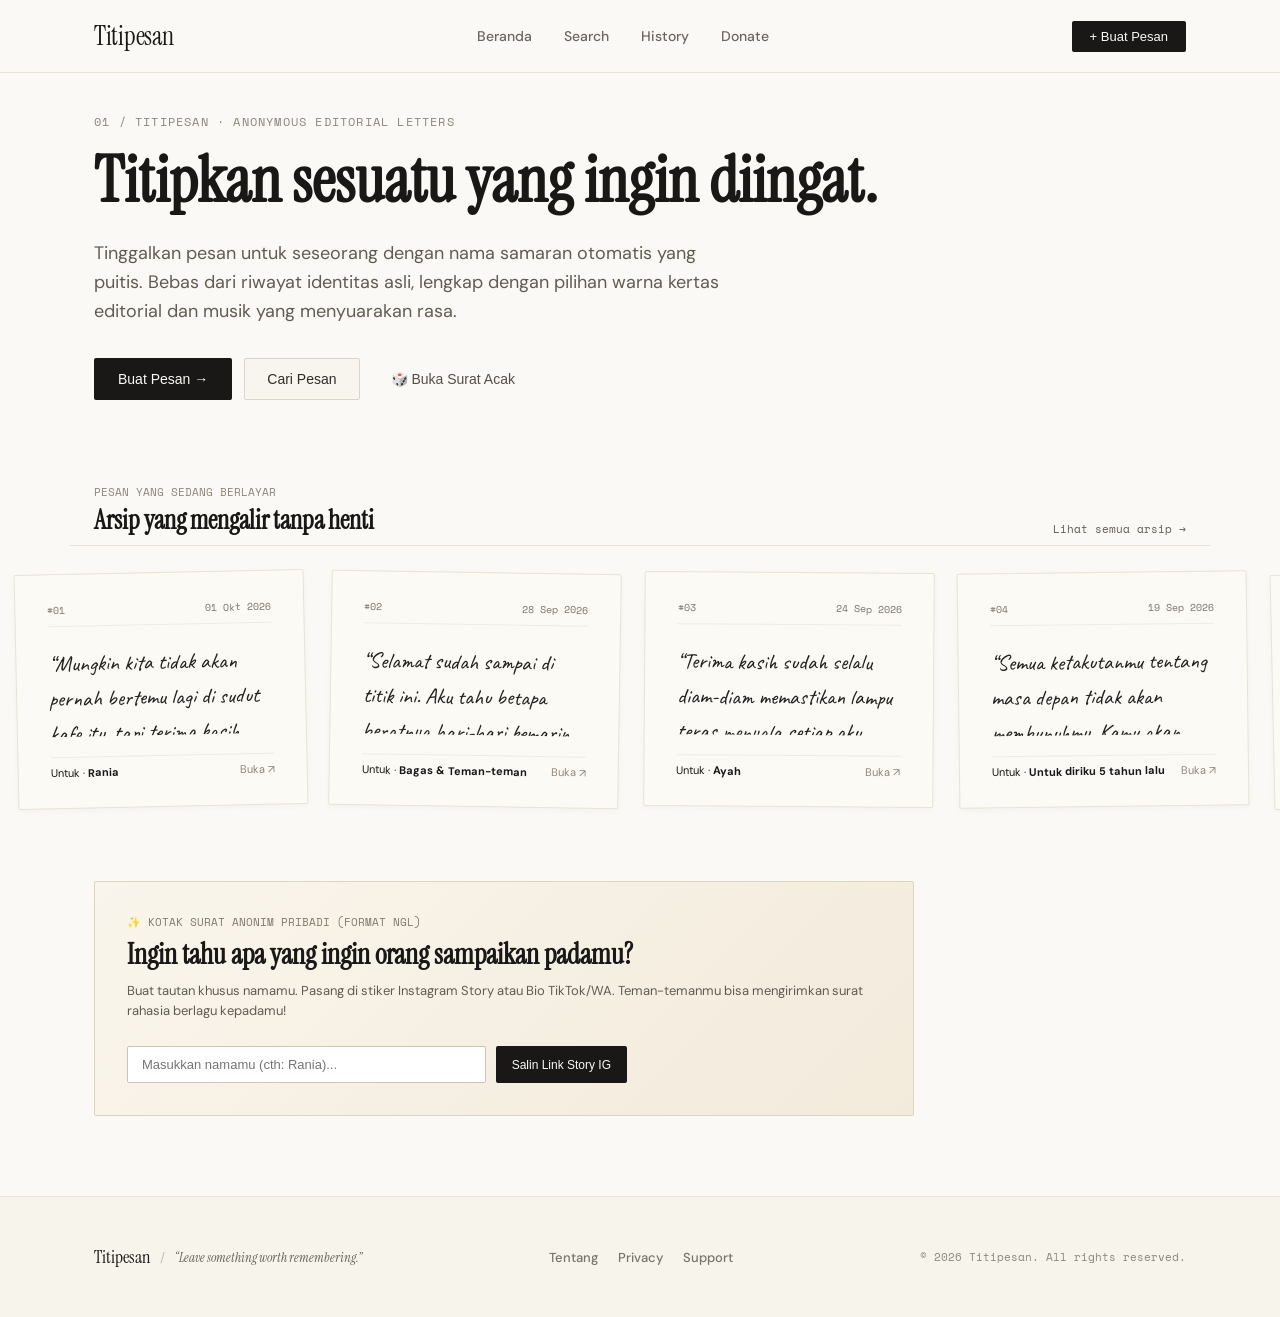
<file: titipesan.html>
<!DOCTYPE html>
<html lang="id">
<head>
  <meta charset="UTF-8">
  <meta name="viewport" content="width=device-width, initial-scale=1.0, maximum-scale=5.0">
  <title>Titipesan — Leave something worth remembering.</title>
  <meta name="description" content="Platform editorial untuk menitipkan pesan anonim yang personal, elegan, dan bermakna. Leave something worth remembering.">
  <meta property="og:title" content="Titipesan — Leave something worth remembering.">
  <meta property="og:description" content="Platform editorial untuk menitipkan pesan anonim yang personal, elegan, dan bermakna. Leave something worth remembering.">
  <meta property="og:type" content="website">

  <!-- Google Fonts -->
  <link rel="preconnect" href="https://fonts.googleapis.com">
  <link rel="preconnect" href="https://fonts.gstatic.com" crossorigin>
  <link href="https://fonts.googleapis.com/css2?family=Caveat:wght@400;500;600;700&family=DM+Sans:ital,opsz,wght@0,9..40,300..700;1,9..40,300..700&family=Instrument+Serif:ital@0;1&family=Space+Mono:ital,wght@0,400;0,700;1,400&display=swap" rel="stylesheet">

  <style>
    :root {
      --font-sans: 'DM Sans', -apple-system, BlinkMacSystemFont, 'Segoe UI', Roboto, sans-serif;
      --font-serif: 'Instrument Serif', Georgia, serif;
      --font-mono: 'Space Mono', monospace;
      --font-handwriting: 'Caveat', cursive, serif;

      --bg-page: #FBF9F5;
      --color-ink: #191817;
      --color-ink-muted: #6B665E;
      --color-border: #EAE4D8;
      --color-paper-warm: #FCFAF4;
      --color-paper-warm-border: #EAE3D5;
    }

    * {
      box-sizing: border-box;
      -webkit-tap-highlight-color: transparent;
      margin: 0;
      padding: 0;
    }

    html, body {
      background-color: var(--bg-page);
      color: var(--color-ink);
      font-family: var(--font-sans);
      overflow-x: hidden;
      min-height: 100vh;
      display: flex;
      flex-direction: column;
      -webkit-font-smoothing: antialiased;
    }

    button:focus-visible,
    input:focus-visible,
    textarea:focus-visible,
    a:focus-visible {
      outline: 2px solid #191817;
      outline-offset: 3px;
    }

    /* Typography */
    .font-editorial { font-family: var(--font-serif); }
    .font-ui { font-family: var(--font-sans); }
    .font-meta { font-family: var(--font-mono); }
    .font-handwritten { font-family: var(--font-handwriting); }

    /* Layout */
    .container {
      max-width: 1140px;
      margin: 0 auto;
      padding: 0 1.5rem;
      width: 100%;
    }

    /* Header */
    header {
      position: sticky;
      top: 0;
      z-index: 30;
      background: rgba(251, 249, 245, 0.92);
      backdrop-filter: blur(8px);
      -webkit-backdrop-filter: blur(8px);
      border-bottom: 1px solid var(--color-border);
    }
    .header-inner {
      height: 72px;
      display: flex;
      align-items: center;
      justify-content: space-between;
    }
    .brand {
      font-family: var(--font-serif);
      font-size: 26px;
      font-weight: 500;
      color: var(--color-ink);
      text-decoration: none;
      letter-spacing: -0.01em;
      cursor: pointer;
    }
    .nav-links {
      display: flex;
      align-items: center;
      gap: 2rem;
      font-size: 14px;
      font-weight: 500;
      color: var(--color-ink-muted);
    }
    .nav-link {
      cursor: pointer;
      padding: 4px 0;
      position: relative;
      text-decoration: none;
      color: inherit;
      transition: color 0.15s ease;
    }
    .nav-link:hover, .nav-link.active {
      color: var(--color-ink);
    }
    .nav-link.active::after {
      content: '';
      position: absolute;
      bottom: 0;
      left: 0;
      right: 0;
      height: 1.5px;
      background: var(--color-ink);
    }

    .btn-create {
      display: inline-flex;
      align-items: center;
      gap: 6px;
      padding: 8px 18px;
      background: var(--color-ink);
      color: #FBF9F5;
      font-size: 13px;
      font-weight: 500;
      border: none;
      border-radius: 2px;
      cursor: pointer;
      text-decoration: none;
      transition: background 0.15s ease, transform 0.1s ease;
    }
    .btn-create:hover {
      background: #34302C;
    }
    .btn-create:active {
      transform: scale(0.98);
    }

    /* Mobile Nav */
    .mobile-menu-btn {
      display: none;
      background: transparent;
      border: none;
      font-size: 20px;
      cursor: pointer;
      padding: 6px;
      color: var(--color-ink);
    }
    .mobile-drawer {
      display: none;
      padding: 1.25rem 1.5rem;
      background: #FAF6EE;
      border-bottom: 1px solid var(--color-border);
      flex-direction: column;
      gap: 1rem;
    }
    .mobile-drawer.open {
      display: flex;
    }

    /* Paper Grid & Rotation */
    .paper-grid {
      display: grid;
      grid-template-columns: repeat(2, 1fr);
      gap: 2.5rem;
    }
    .paper-card {
      position: relative;
      display: flex;
      flex-direction: column;
      justify-content: space-between;
      padding: 1.75rem 2rem;
      border-radius: 2px;
      border: 1px solid #EAE3D5;
      background: #FCFAF4;
      cursor: pointer;
      box-shadow: 0 2px 6px rgba(25, 24, 23, 0.03);
      transition: transform 0.22s cubic-bezier(0.16, 1, 0.3, 1), box-shadow 0.22s cubic-bezier(0.16, 1, 0.3, 1);
      user-select: none;
      text-decoration: none;
      color: inherit;
    }
    .paper-item:nth-child(4n+1) { transform: rotate(-1.25deg); }
    .paper-item:nth-child(4n+2) { transform: rotate(0.9deg); }
    .paper-item:nth-child(4n+3) { transform: rotate(0.45deg); }
    .paper-item:nth-child(4n)   { transform: rotate(-0.7deg); }

    .paper-card:hover {
      transform: translateY(-4px) rotate(0deg) !important;
      box-shadow: 0 16px 32px -8px rgba(25, 24, 23, 0.08), 0 4px 8px -2px rgba(25, 24, 23, 0.04);
    }

    .paper-quote {
      font-family: var(--font-handwriting);
      font-size: 26px;
      line-height: 1.6;
      color: #23211F;
      margin: 1.25rem 0;
      overflow-wrap: anywhere;
      word-break: break-word;
    }

    /* Modal Backdrop */
    .modal-overlay {
      position: fixed;
      inset: 0;
      z-index: 50;
      background: rgba(0, 0, 0, 0.65);
      backdrop-filter: blur(8px);
      -webkit-backdrop-filter: blur(8px);
      display: none;
      align-items: center;
      justify-content: center;
      padding: 1rem;
    }
    .modal-overlay.active {
      display: flex;
    }

    .modal-box {
      width: 100%;
      max-width: 680px;
      max-height: 90vh;
      background: #FCFAF4;
      border: 1px solid #EAE3D5;
      border-radius: 2px;
      box-shadow: 0 25px 50px -12px rgba(0, 0, 0, 0.25);
      overflow-y: auto;
      display: flex;
      flex-direction: column;
    }

    /* Bottom Sheet */
    .sheet-overlay {
      position: fixed;
      inset: 0;
      z-index: 60;
      background: rgba(0, 0, 0, 0.45);
      backdrop-filter: blur(3px);
      display: none;
      align-items: flex-end;
      justify-content: center;
    }
    .sheet-overlay.active {
      display: flex;
    }
    .sheet-box {
      width: 100%;
      max-width: 600px;
      background: #FCFAF5;
      border-top: 1px solid #E0D9CB;
      border-left: 1px solid #E0D9CB;
      border-right: 1px solid #E0D9CB;
      border-radius: 16px 16px 0 0;
      padding: 1.75rem 2rem 2.5rem;
      box-shadow: 0 -10px 40px rgba(0,0,0,0.12);
      transform: translateY(100%);
      transition: transform 0.25s cubic-bezier(0.16, 1, 0.3, 1);
    }
    .sheet-overlay.active .sheet-box {
      transform: translateY(0);
    }

    /* Toast */
    .toast {
      position: fixed;
      bottom: 24px;
      left: 50%;
      transform: translateX(-50%) translateY(20px);
      background: #191817;
      color: #FAF8F5;
      font-size: 13px;
      font-weight: 500;
      padding: 10px 20px;
      border-radius: 2px;
      box-shadow: 0 10px 25px rgba(0, 0, 0, 0.2);
      z-index: 70;
      opacity: 0;
      pointer-events: none;
      transition: all 0.2s cubic-bezier(0.16, 1, 0.3, 1);
    }
    .toast.active {
      opacity: 1;
      transform: translateX(-50%) translateY(0);
      pointer-events: auto;
    }

    /* Footer */
    footer {
      margin-top: auto;
      border-top: 1px solid var(--color-border);
      background: #F7F4EC;
      color: #78736B;
      padding: 3rem 0;
      font-size: 13px;
    }
    .footer-inner {
      display: flex;
      flex-wrap: wrap;
      align-items: center;
      justify-content: space-between;
      gap: 1.5rem;
    }

    /* Responsive */
    @media (max-width: 768px) {
      .nav-links { display: none; }
      .mobile-menu-btn { display: block; }
      .paper-grid { grid-template-columns: 1fr; gap: 2rem; }
      .hero-title { font-size: 40px !important; }
      .create-grid { grid-template-columns: 1fr !important; }
    }

    @media (prefers-reduced-motion: reduce) {
      .paper-item, .paper-card, .paper-card:hover {
        transform: none !important;
        transition: none !important;
      }
      .sheet-box { transition: none !important; }
    }
  </style>
</head>
<body>

  <!-- Header -->
  <header>
    <div class="container header-inner">
      <div class="brand" onclick="navigateTo('/')" role="button" tabindex="0">Titipesan</div>

      <nav class="nav-links">
        <a class="nav-link" data-route="/" onclick="navigateTo('/')">Beranda</a>
        <a class="nav-link" data-route="/search" onclick="navigateTo('/search')">Search</a>
        <a class="nav-link" data-route="/history" onclick="navigateTo('/history')">History</a>
        <a class="nav-link" data-route="/donate" onclick="navigateTo('/donate')">Donate</a>
      </nav>

      <div style="display: flex; align-items: center; gap: 12px;">
        <button class="btn-create" onclick="navigateTo('/create')">
          <span>+ Buat Pesan</span>
        </button>
        <button class="mobile-menu-btn" onclick="toggleMobileMenu()" aria-label="Menu">☰</button>
      </div>
    </div>

    <!-- Mobile Drawer -->
    <div id="mobile-drawer" class="mobile-drawer">
      <a class="nav-link" onclick="navigateTo('/'); toggleMobileMenu();">Beranda</a>
      <a class="nav-link" onclick="navigateTo('/search'); toggleMobileMenu();">Search</a>
      <a class="nav-link" onclick="navigateTo('/history'); toggleMobileMenu();">History</a>
      <a class="nav-link" onclick="navigateTo('/donate'); toggleMobileMenu();">Donate</a>
    </div>
  </header>

  <!-- Main View Container -->
  <main id="app-view" style="flex: 1; padding: 2.5rem 0 5rem;"></main>

  <!-- Footer -->
  <footer>
    <div class="container footer-inner">
      <div style="display: flex; align-items: center; gap: 10px;">
        <span style="font-family: var(--font-serif); font-size: 18px; color: #191817;">Titipesan</span>
        <span style="color: #C4BEB2;">/</span>
        <span style="font-family: var(--font-serif); font-style: italic; color: #635F57;">“Leave something worth remembering.”</span>
      </div>

      <div style="display: flex; gap: 20px; font-weight: 500;">
        <a style="cursor: pointer; color: inherit; text-decoration: none;" onclick="navigateTo('/about')">Tentang</a>
        <a style="cursor: pointer; color: inherit; text-decoration: none;" onclick="navigateTo('/privacy')">Privacy</a>
        <a style="cursor: pointer; color: inherit; text-decoration: none;" onclick="navigateTo('/support')">Support</a>
      </div>

      <div style="font-family: var(--font-mono); font-size: 11px; color: #8C877E;">
        © 2026 Titipesan. All rights reserved.
      </div>
    </div>
  </footer>

  <!-- Fullscreen Message Detail Modal -->
  <div id="detail-modal" class="modal-overlay" onclick="closeModal()">
    <div id="modal-box" class="modal-box" onclick="event.stopPropagation()">
      <div style="display: flex; justify-content: space-between; align-items: center; padding: 1rem 1.75rem; border-bottom: 1px solid rgba(25,24,23,0.08); background: rgba(25,24,23,0.02);">
        <span style="font-family: var(--font-mono); font-size: 11px; text-transform: uppercase; color: #69645C; letter-spacing: 0.05em;">Pesan yang dititipkan</span>
        <button onclick="closeModal()" style="background: none; border: none; font-size: 20px; cursor: pointer; color: #59544C; padding: 2px 6px;">✕</button>
      </div>

      <div style="padding: 2rem 2.25rem; flex: 1;" id="modal-content">
        <!-- Content injected dynamically -->
      </div>

      <div style="padding: 1rem 2.25rem; background: rgba(25,24,23,0.02); border-top: 1px solid rgba(25,24,23,0.08); display: flex; justify-content: space-between; align-items: center;" id="modal-actions">
        <!-- Actions injected dynamically -->
      </div>
    </div>
  </div>

  <!-- Copy Link Bottom Sheet -->
  <div id="copy-sheet" class="sheet-overlay" onclick="closeCopySheet()">
    <div class="sheet-box" onclick="event.stopPropagation()">
      <div style="width: 40px; height: 4px; background: #D1C9BC; border-radius: 99px; margin: 0 auto 1.25rem;"></div>
      <div style="display: flex; justify-content: space-between; align-items: center; margin-bottom: 0.5rem;">
        <h3 style="font-family: var(--font-serif); font-size: 26px; color: #191817;">Salin tautan.</h3>
        <button onclick="closeCopySheet()" style="background: none; border: none; font-size: 18px; cursor: pointer; color: #78736B;">✕</button>
      </div>
      <p style="font-size: 13.5px; color: #69645C; margin-bottom: 1.25rem;">
        Bagikan pesan ini tanpa perlu menjelaskan siapa pengirimnya.
      </p>
      <div style="margin-bottom: 1.5rem; padding: 10px 14px; background: #F2EDE2; border: 1px solid #DDD5C5; border-radius: 2px;">
        <input id="sheet-url-input" type="text" readonly style="width: 100%; background: none; border: none; outline: none; font-family: var(--font-mono); font-size: 12px; color: #2D2A26;" onfocus="this.select()">
      </div>
      <div style="display: flex; justify-content: flex-end; gap: 12px;">
        <button onclick="closeCopySheet()" style="padding: 8px 16px; background: none; border: none; font-size: 13px; color: #69645C; cursor: pointer;">Batal</button>
        <button onclick="executeCopyFromSheet()" style="padding: 9px 20px; background: #191817; color: #FBF9F5; border: none; font-size: 13px; font-weight: 500; border-radius: 2px; cursor: pointer;">Salin tautan</button>
      </div>
    </div>
  </div>

  <!-- Toast -->
  <div id="toast" class="toast">Tautan berhasil disalin.</div>

  <script>
    // --- Security Helpers ---
    function escapeHtml(str) {
      if (!str) return '';
      return String(str)
        .replace(/&/g, '&amp;')
        .replace(/</g, '&lt;')
        .replace(/>/g, '&gt;')
        .replace(/"/g, '&quot;')
        .replace(/'/g, '&#39;');
    }
    function escapeAttr(str) {
      if (!str) return '';
      return String(str)
        .replace(/&/g, '&amp;')
        .replace(/"/g, '&quot;')
        .replace(/'/g, '&#39;')
        .replace(/</g, '&lt;')
        .replace(/>/g, '&gt;');
    }

    // --- Audio Manager ---
    let globalAudio = null;
    let currentPreviewUrl = null;
    let isAudioPlaying = false;

    function playPreview(url) {
      if (!url) return;
      if (globalAudio && currentPreviewUrl === url) {
        if (isAudioPlaying) {
          globalAudio.pause();
          isAudioPlaying = false;
        } else {
          globalAudio.play().then(() => { isAudioPlaying = true; updateAudioUI(); }).catch(() => {});
        }
        updateAudioUI();
        return;
      }
      stopPreview();
      currentPreviewUrl = url;
      globalAudio = new Audio(url);
      globalAudio.addEventListener('ended', () => {
        isAudioPlaying = false;
        updateAudioUI();
      });
      globalAudio.addEventListener('error', () => {
        isAudioPlaying = false;
        updateAudioUI();
      });
      globalAudio.play().then(() => {
        isAudioPlaying = true;
        updateAudioUI();
      }).catch((e) => {
        console.warn('Autoplay prevented:', e);
        isAudioPlaying = false;
        updateAudioUI();
      });
    }

    function stopPreview() {
      if (globalAudio) {
        globalAudio.pause();
        globalAudio.currentTime = 0;
        globalAudio = null;
      }
      currentPreviewUrl = null;
      isAudioPlaying = false;
      updateAudioUI();
    }

    function updateAudioUI() {
      const btns = document.querySelectorAll('[data-audio-url]');
      btns.forEach(btn => {
        const u = btn.getAttribute('data-audio-url');
        if (u === currentPreviewUrl && isAudioPlaying) {
          btn.innerHTML = '⏸ Jeda';
        } else {
          btn.innerHTML = '▶ Putar';
        }
      });
    }

    // --- Color Palettes ---
    const PAPERS = [
      { id: 'Warm Paper', name: 'Warm Paper', bg: '#FCFAF4', border: '#EAE3D5' },
      { id: 'Soft Pink', name: 'Soft Pink', bg: '#FAF1F1', border: '#EEDCDC' },
      { id: 'Pale Blue', name: 'Pale Blue', bg: '#F1F5F8', border: '#DCE4ED' },
      { id: 'Cream', name: 'Cream', bg: '#FDF8EC', border: '#EFE3CA' },
      { id: 'Lavender', name: 'Lavender', bg: '#F5F1F8', border: '#E4DFEC' },
      { id: 'Sage', name: 'Sage', bg: '#F1F6F3', border: '#DDE7E0' },
      { id: 'Sand', name: 'Sand', bg: '#F7F3EB', border: '#E8DFD1' }
    ];

    function getPaperColor(id) {
      return PAPERS.find(p => p.id === id) || PAPERS[0];
    }

    // --- Alias System ---
    const ADJECTIVES = ['Quiet', 'Gentle', 'Silent', 'Distant', 'Serene', 'Amber', 'Velvet', 'Autumn', 'Midnight', 'Whispering', 'Solitary', 'Golden', 'Muted', 'Wandering', 'Tender', 'Pensive', 'Humble'];
    const NOUNS = ['Moon', 'River', 'Breeze', 'Letter', 'Shadow', 'Orchid', 'Horizon', 'Lantern', 'Memory', 'Echo', 'Petal', 'Shore', 'Dawn', 'Dusk', 'Clover', 'Sparrow', 'Rain', 'Starlight'];

    function getBrowserAlias() {
      let stored = localStorage.getItem('titipesan_alias');
      if (stored && stored.trim() !== '') return stored.trim();
      const adj = ADJECTIVES[Math.floor(Math.random() * ADJECTIVES.length)];
      const n = NOUNS[Math.floor(Math.random() * NOUNS.length)];
      const num = Math.floor(100000 + Math.random() * 900000);
      const created = adj + n + num;
      localStorage.setItem('titipesan_alias', created);
      return created;
    }

    // --- Storage & Seed Data ---
    const SEED_DATA = [
      {
        id: 'tp-seed-01',
        to: 'Rania',
        message: 'Mungkin kita tidak akan pernah bertemu lagi di sudut kafe itu, tapi terima kasih untuk obrolan sore di bawah hujan yang tidak pernah selesai. Semoga kotamu selalu ramah padamu.',
        color: 'Warm Paper',
        from: 'QuietMoon482913',
        date: '01 Okt 2026',
        createdAt: 1790800000000,
        song: {
          trackName: 'Monokrom',
          artistName: 'Tulus',
          artworkUrl100: 'https://is1-ssl.mzstatic.com/image/thumb/Music125/v4/bf/f9/ba/bff9ba59-7157-195b-aaee-4cb788ecab17/cover.jpg/200x200bb.jpg',
          previewUrl: 'https://audio-ssl.itunes.apple.com/itunes-assets/AudioPreview116/v4/4a/c3/81/4ac38150-fe98-8ec1-3d77-ffcbe9e034ca/mzaf_10300624867493863486.plus.aac.p.m4a'
        }
      },
      {
        id: 'tp-seed-02',
        to: 'Bagas & Teman-teman',
        message: 'Selamat sudah sampai di titik ini. Aku tahu betapa beratnya hari-hari kemarin. Bangga melihatmu melangkah sejauh ini meski tanpa tepuk tangan orang lain.',
        color: 'Sage',
        from: 'SilentRiver839201',
        date: '28 Sep 2026',
        createdAt: 1790500000000,
        song: {
          trackName: 'Rehat',
          artistName: 'Kunto Aji',
          artworkUrl100: 'https://is1-ssl.mzstatic.com/image/thumb/Music115/v4/b8/df/65/b8df6581-fe42-2d17-91f8-08ca1b9ff692/cover.jpg/200x200bb.jpg',
          previewUrl: 'https://audio-ssl.itunes.apple.com/itunes-assets/AudioPreview126/v4/7e/c9/28/7ec928f2-53b6-ae3a-4efb-fbcf3bf131bc/mzaf_16886369165215777610.plus.aac.p.m4a'
        }
      },
      {
        id: 'tp-seed-03',
        to: 'Ayah',
        message: 'Terima kasih sudah selalu diam-diam memastikan lampu teras menyala setiap aku pulang larut. Maaf aku jarang mengatakannya langsung.',
        color: 'Cream',
        from: 'AmberLantern102944',
        date: '24 Sep 2026',
        createdAt: 1790200000000,
        song: {
          trackName: 'Yang Patah Tumbuh, Yang Hilang Berganti',
          artistName: 'Banda Neira',
          artworkUrl100: 'https://is1-ssl.mzstatic.com/image/thumb/Music69/v4/5a/8a/a0/5a8aa0ec-c49b-7300-804b-3d607df2f5ee/cover.jpg/200x200bb.jpg',
          previewUrl: 'https://audio-ssl.itunes.apple.com/itunes-assets/AudioPreview115/v4/21/df/b6/21dfb689-53e3-7ce6-a7ee-0017bfb428d0/mzaf_6563606625841641320.plus.aac.p.m4a'
        }
      },
      {
        id: 'tp-seed-04',
        to: 'Untuk diriku 5 tahun lalu',
        message: 'Semua ketakutanmu tentang masa depan tidak akan membunuhmu. Kamu akan belajar tertawa lagi, dan kamu akan menemukan hal-hal yang membuatmu ingin bangun esok pagi.',
        color: 'Lavender',
        from: 'GentleDawn592817',
        date: '19 Sep 2026',
        createdAt: 1789800000000,
        song: {
          trackName: 'Runtuh',
          artistName: 'Feby Putri & Fiersa Besari',
          artworkUrl100: 'https://is1-ssl.mzstatic.com/image/thumb/Music115/v4/b4/0f/50/b40f500e-6f81-583c-1b65-442e97ea2c2b/cover.jpg/200x200bb.jpg',
          previewUrl: 'https://audio-ssl.itunes.apple.com/itunes-assets/AudioPreview126/v4/cf/30/84/cf308474-325d-24ec-a3aa-b2b54bc3e809/mzaf_10526768393529346513.plus.aac.p.m4a'
        }
      }
    ];

    function getMessages() {
      const seeded = localStorage.getItem('titipesan_seeded_v1');
      const raw = localStorage.getItem('titipesan');
      if (!seeded || !raw) {
        localStorage.setItem('titipesan', JSON.stringify(SEED_DATA));
        localStorage.setItem('titipesan_seeded_v1', 'true');
        return SEED_DATA;
      }
      try {
        const parsed = JSON.parse(raw);
        return Array.isArray(parsed) ? parsed : SEED_DATA;
      } catch {
        return SEED_DATA;
      }
    }

    function saveMessage(msg) {
      const current = getMessages();
      const updated = [msg, ...current];
      localStorage.setItem('titipesan', JSON.stringify(updated));

      // Save to user history
      let myIds = [];
      try {
        myIds = JSON.parse(localStorage.getItem('titipesan_my_ids') || '[]');
      } catch {}
      if (!myIds.includes(msg.id)) {
        myIds.unshift(msg.id);
        localStorage.setItem('titipesan_my_ids', JSON.stringify(myIds));
      }
    }

    // --- Shareable Link Encoding (UTF-8 safe Base64) ---
    function encodeShare(msg) {
      try {
        const payload = {
          to: msg.to,
          message: msg.message,
          color: msg.color,
          song: msg.song,
          date: msg.date,
          from: msg.from
        };
        const json = JSON.stringify(payload);
        return btoa(encodeURIComponent(json).replace(/%([0-9A-F]{2})/g, (_, p1) => String.fromCharCode(parseInt(p1, 16))));
      } catch {
        return '';
      }
    }

    function decodeShare(hash) {
      if (!hash) return null;
      try {
        let cleaned = hash.startsWith('#') ? hash.slice(1) : hash;
        if (cleaned.includes('=')) {
          const parts = cleaned.split('=');
          cleaned = parts[parts.length - 1];
        }
        cleaned = cleaned.trim();
        const decoded = atob(cleaned).split('').map(c => '%' + ('00' + c.charCodeAt(0).toString(16)).slice(-2)).join('');
        return JSON.parse(decodeURIComponent(decoded));
      } catch {
        return null;
      }
    }

    function buildShareUrl(msg) {
      const hash = encodeShare(msg);
      return `${window.location.origin}${window.location.pathname}#/detail#${hash}`;
    }

    // --- UI State & Navigation ---
    let currentRoute = '/';
    let currentActiveMessage = null;

    function navigateTo(route) {
      stopPreview();
      closeModal();
      currentRoute = route;

      document.querySelectorAll('.nav-link').forEach(el => {
        if (el.getAttribute('data-route') === route) el.classList.add('active');
        else el.classList.remove('active');
      });

      if (route === '/') {
        window.history.pushState(null, '', window.location.pathname);
      } else {
        window.history.pushState(null, '', '#' + route);
      }
      renderRoute();
      window.scrollTo({ top: 0, behavior: 'smooth' });
    }

    function toggleMobileMenu() {
      const d = document.getElementById('mobile-drawer');
      d.classList.toggle('open');
    }

    function showToast(text) {
      const t = document.getElementById('toast');
      t.innerText = text;
      t.classList.add('active');
      setTimeout(() => t.classList.remove('active'), 2500);
    }

    // --- Modal Management ---
    function openModal(msg) {
      currentActiveMessage = msg;
      const color = getPaperColor(msg.color);
      const modal = document.getElementById('detail-modal');
      const box = document.getElementById('modal-box');
      box.style.backgroundColor = color.bg;
      box.style.borderColor = color.border;

      let songHtml = '';
      if (msg.song) {
        songHtml = `
          <div style="margin: 1.5rem 0; padding: 12px 16px; background: rgba(25,24,23,0.04); border: 1px solid rgba(25,24,23,0.08); border-radius: 2px; display: flex; align-items: center; justify-content: space-between;">
            <div style="display: flex; align-items: center; gap: 12px; min-width: 0;">
              ${msg.song.artworkUrl100 ? `<img src="${escapeAttr(msg.song.artworkUrl100)}" style="width: 44px; height: 44px; border-radius: 2px; object-fit: cover;">` : '<div style="width: 44px; height: 44px; background: #E0D8CC; border-radius: 2px;"></div>'}
              <div style="min-width: 0;">
                <div style="font-size: 13px; font-weight: 600; color: #191817; white-space: nowrap; overflow: hidden; text-overflow: ellipsis;">${escapeHtml(msg.song.trackName)}</div>
                <div style="font-size: 11px; color: #6B665E; white-space: nowrap; overflow: hidden; text-overflow: ellipsis;">${escapeHtml(msg.song.artistName)}</div>
              </div>
            </div>
            ${msg.song.previewUrl ? `<button data-audio-url="${escapeAttr(msg.song.previewUrl)}" onclick="playPreview('${escapeAttr(msg.song.previewUrl)}')" style="padding: 6px 14px; background: #191817; color: #FBF9F5; border: none; font-size: 11px; font-weight: 500; border-radius: 2px; cursor: pointer;">▶ Putar</button>` : ''}
          </div>
        `;
      }

      document.getElementById('modal-content').innerHTML = `
        <div style="display: flex; justify-content: space-between; align-items: baseline; padding-bottom: 1rem; border-bottom: 1px solid rgba(25,24,23,0.08);">
          <div>
            <span style="font-family: var(--font-mono); font-size: 10px; text-transform: uppercase; color: #8C867C; letter-spacing: 0.05em;">Untuk</span>
            <h2 style="font-family: var(--font-serif); font-size: 32px; color: #191817; margin-top: 2px;">${escapeHtml(msg.to)}</h2>
          </div>
          <div style="text-align: right;">
            <span style="font-family: var(--font-mono); font-size: 10px; text-transform: uppercase; color: #8C867C; letter-spacing: 0.05em;">Pengirim</span>
            <div style="font-family: var(--font-mono); font-size: 12px; font-weight: 600; color: #332F2A; margin-top: 2px;">${escapeHtml(msg.from)}</div>
          </div>
        </div>

        <div style="padding: 1.5rem 0;">
          <blockquote class="paper-quote" style="font-size: 30px; white-space: pre-line;">“${escapeHtml(msg.message)}”</blockquote>
        </div>

        ${songHtml}

        <div style="display: flex; justify-content: space-between; align-items: center; padding-top: 1rem; border-top: 1px solid rgba(25,24,23,0.08); font-family: var(--font-mono); font-size: 11px; color: #7D786F;">
          <span>Dititipkan pada ${escapeHtml(msg.date)}</span>
          <span>Pesan anonim</span>
        </div>
      `;

      document.getElementById('modal-actions').innerHTML = `
        <button onclick="openCopySheet()" style="display: flex; align-items: center; gap: 6px; padding: 8px 16px; background: rgba(255,255,255,0.7); border: 1px solid rgba(25,24,23,0.2); border-radius: 2px; font-size: 12px; font-weight: 500; cursor: pointer; color: #191817;">
          Salin tautan
        </button>
        <div style="display: flex; gap: 8px;">
          ${msg.song && msg.song.previewUrl ? `<button onclick="playPreview('${escapeAttr(msg.song.previewUrl)}')" style="padding: 8px 14px; background: none; border: none; font-size: 12px; color: #544F47; cursor: pointer;">Musik</button>` : ''}
          <button onclick="closeModal()" style="padding: 8px 16px; background: #191817; color: #FBF9F5; border: none; font-size: 12px; font-weight: 500; border-radius: 2px; cursor: pointer;">Tutup</button>
        </div>
      `;

      modal.classList.add('active');
      document.body.style.overflow = 'hidden';
      updateAudioUI();
    }

    function closeModal() {
      stopPreview();
      const modal = document.getElementById('detail-modal');
      modal.classList.remove('active');
      document.body.style.overflow = '';
      currentActiveMessage = null;
    }

    // --- Bottom Sheet Copy ---
    function openCopySheet() {
      if (!currentActiveMessage) return;
      const url = buildShareUrl(currentActiveMessage);
      document.getElementById('sheet-url-input').value = url;
      document.getElementById('copy-sheet').classList.add('active');
    }

    function closeCopySheet() {
      document.getElementById('copy-sheet').classList.remove('active');
    }

    function executeCopyFromSheet() {
      const input = document.getElementById('sheet-url-input');
      const url = input.value;
      if (navigator.clipboard && navigator.clipboard.writeText) {
        navigator.clipboard.writeText(url).then(() => {
          showToast('Tautan berhasil disalin.');
          setTimeout(closeCopySheet, 500);
        }).catch(() => {
          window.prompt('Salin tautan pesan ini:', url);
          showToast('Tautan berhasil disalin.');
          closeCopySheet();
        });
      } else {
        window.prompt('Salin tautan pesan ini:', url);
        showToast('Tautan berhasil disalin.');
        closeCopySheet();
      }
    }

    // Escape listener
    window.addEventListener('keydown', (e) => {
      if (e.key === 'Escape') {
        closeModal();
        closeCopySheet();
      }
    });

    // --- Page Views ---
    function renderPaperCard(msg, idx) {
      const color = getPaperColor(msg.color);
      const padNum = String(idx + 1).padStart(2, '0');
      const safeId = escapeAttr(msg.id);

      return `
        <article class="paper-card paper-item" onclick="openMessageById('${safeId}')" style="background-color: ${color.bg}; border-color: ${color.border};">
          <div style="display: flex; justify-content: space-between; font-family: var(--font-mono); font-size: 11px; color: #7A756D; padding-bottom: 10px; border-bottom: 1px solid rgba(25,24,23,0.06);">
            <span style="text-transform: uppercase;">Pesan #${padNum}</span>
            <span>${escapeHtml(msg.date)}</span>
          </div>

          <div style="flex: 1;">
            <blockquote class="paper-quote">“${escapeHtml(msg.message)}”</blockquote>
          </div>

          ${msg.song ? `
            <div style="margin-bottom: 12px; padding: 8px 10px; background: rgba(25,24,23,0.04); border-radius: 2px; display: flex; align-items: center; justify-content: space-between;">
              <div style="display: flex; align-items: center; gap: 8px; min-width: 0;">
                ${msg.song.artworkUrl100 ? `<img src="${escapeAttr(msg.song.artworkUrl100)}" style="width: 28px; height: 28px; border-radius: 2px; object-fit: cover;">` : ''}
                <div style="min-width: 0;">
                  <div style="font-size: 11px; font-weight: 500; color: #191817; white-space: nowrap; overflow: hidden; text-overflow: ellipsis;">${escapeHtml(msg.song.trackName)}</div>
                  <div style="font-size: 10px; color: #78736B; white-space: nowrap; overflow: hidden; text-overflow: ellipsis;">${escapeHtml(msg.song.artistName)}</div>
                </div>
              </div>
              <span style="font-size: 11px; font-family: var(--font-mono); color: #78736B;">Detail ↗</span>
            </div>
          ` : ''}

          <div style="display: flex; justify-content: space-between; align-items: center; padding-top: 10px; border-top: 1px solid rgba(25,24,23,0.06); font-size: 12px; color: #615C54;">
            <div>
              <span style="font-family: var(--font-mono); color: #8F8A80;">Untuk</span>
              <span style="color: #8F8A80;">·</span>
              <span style="font-weight: 500; color: #191817;">${escapeHtml(msg.to)}</span>
            </div>
            <span style="font-family: var(--font-mono); font-size: 11px; color: #78736B;">Detail ↗</span>
          </div>
        </article>
      `;
    }

    function openMessageById(id) {
      const messages = getMessages();
      const found = messages.find(m => m.id === id);
      if (found) openModal(found);
    }

    function renderRoute() {
      const app = document.getElementById('app-view');

      // Shared message hash check
      const hash = window.location.hash;
      if (hash && (hash.includes('/detail#') || hash.startsWith('#detail') || hash.length > 35)) {
        const decoded = decodeShare(hash);
        if (decoded) {
          renderDetailPage(decoded);
          return;
        }
      }

      if (currentRoute === '/') renderHome();
      else if (currentRoute === '/search') renderSearch();
      else if (currentRoute === '/create') renderCreate();
      else if (currentRoute === '/history') renderHistory();
      else if (currentRoute === '/donate') renderDonate();
      else if (currentRoute === '/about') renderAbout();
      else if (currentRoute === '/privacy') renderPrivacy();
      else if (currentRoute === '/support') renderSupport();
      else if (currentRoute === '/detail') {
        const msgs = getMessages();
        renderDetailPage(msgs[0] || null);
      }
    }

    function renderHome() {
      const messages = getMessages();
      const marqueeList = [...messages, ...messages, ...messages];
      let marqueeCards = marqueeList.map((m, i) => `
        <div class="paper-card" onclick="openMessageById('${escapeAttr(m.id)}')" style="width: 290px; flex-shrink: 0; transform: rotate(${i % 4 === 0 ? '-1.2deg' : i % 4 === 1 ? '0.9deg' : i % 4 === 2 ? '0.4deg' : '-0.7deg'});">
          <div style="display: flex; justify-content: space-between; font-family: var(--font-mono); font-size: 10px; color: #7A756D; padding-bottom: 8px; border-bottom: 1px solid rgba(25,24,23,0.06);">
            <span>#${String((i % messages.length) + 1).padStart(2, '0')}</span>
            <span>${escapeHtml(m.date)}</span>
          </div>
          <blockquote class="paper-quote" style="font-size: 22px; max-height: 90px; overflow: hidden;">“${escapeHtml(m.message)}”</blockquote>
          <div style="display: flex; justify-content: space-between; padding-top: 8px; border-top: 1px solid rgba(25,24,23,0.06); font-size: 11px;">
            <span>Untuk · <strong>${escapeHtml(m.to)}</strong></span>
            <span style="color: #8C867C;">Buka ↗</span>
          </div>
        </div>
      `).join('');

      document.getElementById('app-view').innerHTML = `
        <div class="container">
          <div style="max-width: 820px; margin-bottom: 3.5rem;">
            <div style="font-family: var(--font-mono); font-size: 12px; text-transform: uppercase; letter-spacing: 0.1em; color: #8C867C; margin-bottom: 1rem;">
              01 / Titipesan · Anonymous Editorial Letters
            </div>
            <h1 class="hero-title" style="font-family: var(--font-serif); font-size: 64px; line-height: 1.08; color: #191817; margin-bottom: 1.5rem;">
              Titipkan sesuatu yang ingin diingat.
            </h1>
            <p style="font-size: 18px; color: #615C53; line-height: 1.6; max-width: 640px; margin-bottom: 2rem;">
              Tinggalkan pesan untuk seseorang dengan nama samaran otomatis yang puitis.
              Bebas dari riwayat identitas asli, lengkap dengan pilihan warna kertas
              editorial dan musik yang menyuarakan rasa.
            </p>
            <div style="display: flex; gap: 12px; flex-wrap: wrap;">
              <button onclick="navigateTo('/create')" class="btn-create" style="padding: 12px 24px; font-size: 14px;">
                Buat Pesan →
              </button>
              <button onclick="navigateTo('/search')" style="padding: 12px 22px; background: rgba(247,243,234,0.6); border: 1px solid #DCD5C7; border-radius: 2px; font-size: 14px; font-weight: 500; cursor: pointer; color: #302D29;">
                Cari Pesan
              </button>
              <button onclick="openRandomLetter()" style="padding: 12px 18px; background: none; border: 1px solid transparent; font-size: 14px; font-weight: 500; cursor: pointer; color: #544F47;">
                🎲 Buka Surat Acak
              </button>
            </div>
          </div>
        </div>

        <!-- Marquee Section (Pesan yang sedang berlayar) -->
        <div style="width: 100%; overflow: hidden; padding: 1.5rem 0 3rem; position: relative;">
          <div class="container" style="margin-bottom: 1rem; display: flex; justify-content: space-between; align-items: flex-end; border-bottom: 1px solid #EAE3D5; padding-bottom: 8px;">
            <div>
              <span style="font-family: var(--font-mono); font-size: 11px; text-transform: uppercase; color: #8C867C;">Pesan yang sedang berlayar</span>
              <h2 style="font-family: var(--font-serif); font-size: 26px; color: #191817; margin-top: 2px;">Arsip yang mengalir tanpa henti</h2>
            </div>
            <a onclick="navigateTo('/search')" style="cursor: pointer; font-family: var(--font-mono); font-size: 11px; color: #615C53;">Lihat semua arsip →</a>
          </div>

          <div style="display: flex; gap: 1.5rem; width: max-content; animation: titipesan-marquee 45s linear infinite; padding: 10px 1rem;" onmouseenter="this.style.animationPlayState='paused'" onmouseleave="this.style.animationPlayState='running'">
            ${marqueeCards}
          </div>
        </div>

        <!-- NGL Viral Mailbox Sticker Feature -->
        <div class="container" style="margin-top: 1rem;">
          <div style="padding: 2rem; background: linear-gradient(135deg, #FAF5EC, #F2EADB); border: 1px solid #DDD4C3; border-radius: 2px; max-width: 820px;">
            <span style="font-family: var(--font-mono); font-size: 11px; text-transform: uppercase; color: #80796E; display: block; margin-bottom: 6px;">
              ✨ Kotak Surat Anonim Pribadi (Format NGL)
            </span>
            <h3 style="font-family: var(--font-serif); font-size: 28px; color: #191817; margin-bottom: 8px;">
              Ingin tahu apa yang ingin orang sampaikan padamu?
            </h3>
            <p style="font-size: 13px; color: #615C53; margin-bottom: 1.5rem; line-height: 1.6;">
              Buat tautan khusus namamu. Pasang di stiker Instagram Story atau Bio TikTok/WA. Teman-temanmu bisa mengirimkan surat rahasia berlagu kepadamu!
            </p>
            <div style="display: flex; gap: 10px; max-width: 500px;">
              <input id="home-ngl-input" type="text" placeholder="Masukkan namamu (cth: Rania)..." style="flex: 1; padding: 10px 14px; background: #FFF; border: 1px solid #CFC5B4; border-radius: 2px; font-size: 13px; outline: none;">
              <button onclick="copyNglLink()" class="btn-create" style="padding: 10px 16px; font-size: 12px;">Salin Link Story IG</button>
            </div>
          </div>
        </div>
      `;
    }

    function openRandomLetter() {
      const msgs = getMessages();
      if (!msgs.length) return;
      const r = msgs[Math.floor(Math.random() * msgs.length)];
      openModal(r);
      showToast('Membuka surat untuk ' + r.to);
    }

    function copyNglLink() {
      const name = document.getElementById('home-ngl-input').value.trim() || 'Saya';
      const link = window.location.origin + window.location.pathname + '#/create?to=' + encodeURIComponent(name);
      const text = '💌 Titipkan pesan anonim dengan musik untuk ' + name + ':\n' + link;
      if (navigator.clipboard) {
        navigator.clipboard.writeText(text);
        showToast('Link kotak surat tersalin! Siap dipasang di IG/WA.');
      } else {
        window.prompt('Salin link untuk IG Story:', text);
        showToast('Link kotak surat tersalin!');
      }
    }

    function renderSearch() {
      const messages = getMessages();
      window.searchAllMessages = messages;

      document.getElementById('app-view').innerHTML = `
        <div class="container">
          <div style="max-width: 600px; margin-bottom: 2.5rem;">
            <div style="font-family: var(--font-mono); font-size: 12px; text-transform: uppercase; color: #8C867C; margin-bottom: 0.5rem;">
              02 / Search
            </div>
            <h1 style="font-family: var(--font-serif); font-size: 52px; color: #191817; line-height: 1.1; margin-bottom: 0.5rem;">
              Cari Pesan.
            </h1>
            <p style="font-family: var(--font-serif); font-style: italic; color: #706B62; font-size: 15px;">
              Tap a paper to open
            </p>
          </div>

          <div style="max-width: 540px; margin-bottom: 3rem;">
            <input id="search-input" type="text" oninput="handleSearchType(this.value)" placeholder="Ketik nama penerima..." style="width: 100%; padding: 14px 18px; background: #FAF7F0; border: 1px solid #DDD5C5; border-radius: 2px; font-size: 14px; color: #191817; outline: none;">
          </div>

          <div id="search-results-grid" class="paper-grid">
            ${messages.map((m, i) => renderPaperCard(m, i)).join('')}
          </div>
        </div>
      `;
    }

    function handleSearchType(query) {
      const term = query.trim().toLowerCase();
      const all = window.searchAllMessages || getMessages();
      const filtered = term ? all.filter(m => m.to.toLowerCase().includes(term) || m.message.toLowerCase().includes(term)) : all;
      const grid = document.getElementById('search-results-grid');
      if (filtered.length === 0) {
        grid.innerHTML = `
          <div style="grid-column: 1 / -1; padding: 4rem 1rem; text-align: center; border: 1px dashed #DDD5C5; background: rgba(250,247,240,0.5); border-radius: 2px;">
            <h3 style="font-family: var(--font-serif); font-size: 26px; color: #191817; margin-bottom: 6px;">Tidak ditemukan.</h3>
            <p style="font-family: var(--font-serif); font-style: italic; color: #7A756D; font-size: 14px;">Coba kata lain.</p>
          </div>
        `;
      } else {
        grid.innerHTML = filtered.map((m, i) => renderPaperCard(m, i)).join('');
      }
    }

    // --- Create Page Logic ---
    let createSelectedColor = 'Warm Paper';
    let createSelectedSong = null;

    function renderCreate() {
      const alias = getBrowserAlias();
      createSelectedColor = 'Warm Paper';
      createSelectedSong = null;

      document.getElementById('app-view').innerHTML = `
        <div class="container">
          <div style="max-width: 600px; margin-bottom: 2.5rem;">
            <span style="font-family: var(--font-mono); font-size: 12px; text-transform: uppercase; color: #8C867C; display: block; margin-bottom: 0.5rem;">
              Buat Pesan
            </span>
            <h1 style="font-family: var(--font-serif); font-size: 46px; color: #191817; line-height: 1.1; margin-bottom: 0.5rem;">
              Tulis surat tanpa rasa ragu.
            </h1>
            <p style="font-size: 14px; color: #666159;">
              Pesanmu akan terbungkus dalam lembaran kertas bertekstur lembut dan diantar hanya dengan nama samaran.
            </p>
          </div>

          <div class="create-grid" style="display: grid; grid-template-columns: 7fr 5fr; gap: 3rem; align-items: start;">
            <!-- Form -->
            <form onsubmit="handleCreateSubmit(event)" style="background: #FAF7F0; padding: 2rem; border: 1px solid #E8E1D3; border-radius: 2px; display: flex; flex-direction: column; gap: 1.5rem;">
              <div>
                <label style="display: block; font-family: var(--font-mono); font-size: 11px; text-transform: uppercase; color: #544F47; margin-bottom: 8px;">
                  Untuk siapa pesan ini? *
                </label>
                <input id="create-to" type="text" oninput="updateCreatePreview()" placeholder="Nama penerima" required style="width: 100%; padding: 12px 14px; background: #FCFBF7; border: 1px solid #DDD5C5; border-radius: 2px; font-size: 14px; color: #191817; outline: none;">
              </div>

              <div>
                <label style="display: block; font-family: var(--font-mono); font-size: 11px; text-transform: uppercase; color: #544F47; margin-bottom: 8px;">
                  Pilihan Kertas
                </label>
                <div style="display: grid; grid-template-columns: repeat(auto-fill, minmax(100px, 1fr)); gap: 8px;">
                  ${PAPERS.map(p => `
                    <button type="button" onclick="selectPaperColor('${p.id}')" style="padding: 8px 10px; background: ${p.bg}; border: 1px solid ${p.border}; border-radius: 2px; font-size: 11px; font-weight: 500; text-align: left; cursor: pointer; color: #2E2B27;">
                      ${p.name}
                    </button>
                  `).join('')}
                </div>
              </div>

              <div>
                <label style="display: block; font-family: var(--font-mono); font-size: 11px; text-transform: uppercase; color: #544F47; margin-bottom: 8px;">
                  Pesan *
                </label>
                <textarea id="create-message" rows="6" oninput="updateCreatePreview()" placeholder="Tulis sesuatu yang mungkin ingin mereka baca suatu hari nanti..." required style="width: 100%; padding: 12px 14px; background: #FCFBF7; border: 1px solid #DDD5C5; border-radius: 2px; font-size: 14px; line-height: 1.6; font-family: var(--font-sans); color: #191817; outline: none; resize: vertical;"></textarea>
              </div>

              <div>
                <label style="display: block; font-family: var(--font-mono); font-size: 11px; text-transform: uppercase; color: #544F47; margin-bottom: 8px;">
                  Musik (iTunes Apple Music)
                </label>
                <input id="music-search" type="text" oninput="debounceMusicSearch(this.value)" placeholder="Cari lagu di iTunes..." style="width: 100%; padding: 10px 12px; background: #FCFBF7; border: 1px solid #DDD5C5; border-radius: 2px; font-size: 13px; outline: none;">
                <div id="music-results" style="margin-top: 6px; max-height: 180px; overflow-y: auto; background: #FFF; border: 1px solid #DDD5C5; border-radius: 2px; display: none;"></div>
                <div id="selected-song-display" style="display: none; margin-top: 8px; padding: 10px; background: #FCFBF7; border: 1px solid #DDD5C5; border-radius: 2px;"></div>
              </div>

              <div style="padding-top: 0.5rem; border-top: 1px solid #E8E1D3; display: flex; justify-content: space-between; font-size: 12px; font-family: var(--font-mono); color: #706B62;">
                <span>Nama samaran: <strong style="color: #191817;">${alias}</strong></span>
                <span>Anonim</span>
              </div>

              <button type="submit" class="btn-create" style="padding: 14px; font-size: 14px; justify-content: center;">
                Titipkan Pesan Ini
              </button>
            </form>

            <!-- Realtime Preview -->
            <div style="position: sticky; top: 100px;">
              <div style="font-family: var(--font-mono); font-size: 11px; text-transform: uppercase; color: #8C867C; margin-bottom: 8px;">
                Pratinjau Kertas Realtime
              </div>
              <div id="create-preview-card" style="padding: 2rem; border-radius: 2px; border: 1px solid #EAE3D5; background: #FCFAF4; min-height: 340px; display: flex; flex-direction: column; justify-content: space-between; box-shadow: 0 4px 12px rgba(25,24,23,0.04);">
                <div style="display: flex; justify-content: space-between; font-family: var(--font-mono); font-size: 11px; color: #7A756D; padding-bottom: 8px; border-bottom: 1px solid rgba(25,24,23,0.06);">
                  <span>Pesan Baru</span>
                  <span>Hari Ini</span>
                </div>
                <div style="margin: 1.5rem 0; flex: 1;">
                  <blockquote id="preview-quote" class="paper-quote" style="font-size: 26px;">
                    “Tulis sesuatu di samping...”
                  </blockquote>
                </div>
                <div style="display: flex; justify-content: space-between; padding-top: 8px; border-top: 1px solid rgba(25,24,23,0.06); font-size: 12px; color: #666159;">
                  <div>Untuk · <span id="preview-to" style="font-weight: 500; color: #191817;">Nama penerima</span></div>
                  <span style="font-family: var(--font-mono); font-size: 11px; color: #8C867C;">Oleh ${alias}</span>
                </div>
              </div>
            </div>
          </div>
        </div>
      `;
    }

    function selectPaperColor(colorId) {
      createSelectedColor = colorId;
      const color = getPaperColor(colorId);
      const card = document.getElementById('create-preview-card');
      if (card) {
        card.style.backgroundColor = color.bg;
        card.style.borderColor = color.border;
      }
    }

    function updateCreatePreview() {
      const toVal = document.getElementById('create-to').value.trim();
      const msgVal = document.getElementById('create-message').value.trim();
      document.getElementById('preview-to').innerText = toVal || 'Nama penerima';
      document.getElementById('preview-quote').innerText = msgVal ? `“${msgVal}”` : '“Tulis sesuatu di samping...”';
    }

    let musicDebounceTimer = null;
    function debounceMusicSearch(query) {
      if (musicDebounceTimer) clearTimeout(musicDebounceTimer);
      const resContainer = document.getElementById('music-results');
      if (!query.trim()) {
        resContainer.style.display = 'none';
        return;
      }
      musicDebounceTimer = setTimeout(async () => {
        try {
          const res = await fetch(`https://itunes.apple.com/search?term=${encodeURIComponent(query.trim())}&entity=song&limit=8&country=ID`);
          const data = await res.json();
          if (data.results && data.results.length > 0) {
            window.lastMusicResults = data.results;
            resContainer.innerHTML = data.results.map((song, i) => `
              <div onclick="selectSongByIndex(${i})" style="padding: 8px 12px; border-bottom: 1px solid #EEE; display: flex; align-items: center; justify-content: space-between; cursor: pointer;">
                <div style="font-size: 12px; overflow: hidden; text-overflow: ellipsis; white-space: nowrap; max-width: 80%;">
                  <strong>${escapeHtml(song.trackName)}</strong> · <span style="color: #666;">${escapeHtml(song.artistName)}</span>
                </div>
                <span style="font-size: 11px; color: #191817; font-weight: 500;">Pilih</span>
              </div>
            `).join('');
            resContainer.style.display = 'block';
          } else {
            resContainer.innerHTML = '<div style="padding: 10px; font-size: 12px; color: #888; text-align: center;">Tidak ada lagu ditemukan</div>';
            resContainer.style.display = 'block';
          }
        } catch {
          resContainer.innerHTML = '<div style="padding: 10px; font-size: 12px; color: #9E3E3E; text-align: center;">Koneksi iTunes terganggu</div>';
          resContainer.style.display = 'block';
        }
      }, 400);
    }

    function selectSongByIndex(i) {
      const item = window.lastMusicResults[i];
      createSelectedSong = {
        trackName: item.trackName,
        artistName: item.artistName,
        collectionName: item.collectionName,
        artworkUrl100: item.artworkUrl100,
        previewUrl: item.previewUrl,
        trackViewUrl: item.trackViewUrl
      };
      document.getElementById('music-results').style.display = 'none';
      document.getElementById('music-search').value = '';

      const disp = document.getElementById('selected-song-display');
      disp.style.display = 'block';
      disp.innerHTML = `
        <div style="display: flex; justify-content: space-between; align-items: center;">
          <div style="font-size: 12px;">
            <strong>${escapeHtml(item.trackName)}</strong> — <span style="color: #666;">${escapeHtml(item.artistName)}</span>
          </div>
          <button type="button" onclick="removeSelectedSong()" style="background: none; border: none; font-size: 14px; cursor: pointer; color: #9E3E3E;">✕</button>
        </div>
      `;
    }

    function removeSelectedSong() {
      createSelectedSong = null;
      document.getElementById('selected-song-display').style.display = 'none';
    }

    function handleCreateSubmit(e) {
      e.preventDefault();
      const to = document.getElementById('create-to').value.trim();
      const message = document.getElementById('create-message').value.trim();
      if (!to || !message) return;

      const d = new Date();
      const months = ['Jan', 'Feb', 'Mar', 'Apr', 'Mei', 'Jun', 'Jul', 'Agu', 'Sep', 'Okt', 'Nov', 'Des'];
      const dateStr = `${String(d.getDate()).padStart(2, '0')} ${months[d.getMonth()]} ${d.getFullYear()}`;

      const newMsg = {
        id: 'tp-' + Date.now(),
        to: to,
        message: message,
        color: createSelectedColor,
        song: createSelectedSong,
        from: getBrowserAlias(),
        date: dateStr,
        createdAt: Date.now()
      };

      saveMessage(newMsg);
      showToast('Pesan berhasil dititipkan.');
      openModal(newMsg);
      navigateTo('/search');
    }

    // --- History Page ---
    function renderHistory() {
      const messages = getMessages();
      let myIds = [];
      try { myIds = JSON.parse(localStorage.getItem('titipesan_my_ids') || '[]'); } catch {}
      const myMsgs = messages.filter(m => myIds.includes(m.id));

      document.getElementById('app-view').innerHTML = `
        <div class="container">
          <div style="max-width: 600px; margin-bottom: 2.5rem;">
            <div style="font-family: var(--font-mono); font-size: 12px; text-transform: uppercase; color: #8C867C; margin-bottom: 0.5rem;">
              03 / History
            </div>
            <h1 style="font-family: var(--font-serif); font-size: 52px; color: #191817; line-height: 1.1; margin-bottom: 0.5rem;">
              Pesan yang pernah kamu buat.
            </h1>
            <p style="font-size: 14px; color: #666159;">
              Daftar surat yang pernah dititipkan dari peramban ini.
            </p>
          </div>

          ${myMsgs.length > 0 ? `
            <div class="paper-grid">
              ${myMsgs.map((m, i) => renderPaperCard(m, i)).join('')}
            </div>
          ` : `
            <div style="padding: 4rem 1rem; text-align: center; border: 1px dashed #DDD5C5; background: rgba(250,247,240,0.5); border-radius: 2px; max-width: 500px; margin: 2rem auto;">
              <h3 style="font-family: var(--font-serif); font-size: 26px; color: #191817; margin-bottom: 6px;">Belum ada pesan.</h3>
              <p style="font-family: var(--font-serif); font-style: italic; color: #7A756D; font-size: 14px; margin-bottom: 1.5rem;">Kamu belum pernah menulis surat dari perangkat ini.</p>
              <button onclick="navigateTo('/create')" class="btn-create">+ Buat Pesan</button>
            </div>
          `}
        </div>
      `;
    }

    // --- Donate Page ---
    function renderDonate() {
      document.getElementById('app-view').innerHTML = `
        <div class="container" style="max-width: 800px;">
          <div style="margin-bottom: 3rem;">
            <div style="font-family: var(--font-mono); font-size: 12px; text-transform: uppercase; color: #8C867C; margin-bottom: 0.5rem;">
              04 / Donate
            </div>
            <h1 style="font-family: var(--font-serif); font-size: 52px; color: #191817; line-height: 1.1; margin-bottom: 1rem;">
              Bantu Titipesan tetap hidup.
            </h1>
            <p style="font-size: 15px; color: #615C53; line-height: 1.6;">
              Dukunganmu langsung digunakan untuk biaya server, integrasi Apple Music API,
              desain antarmuka, serta pemeliharaan ruang ini agar tetap bersih dan bebas iklan.
            </p>
          </div>

          <div style="display: grid; grid-template-columns: repeat(auto-fit, minmax(220px, 1fr)); gap: 1.5rem; margin-bottom: 2.5rem;">
            <div style="padding: 1.5rem; background: #FAF7F0; border: 1px solid #E5DFD1; border-radius: 2px;">
              <h3 style="font-family: var(--font-serif); font-size: 22px; margin-bottom: 4px;">Secangkir Kopi</h3>
              <div style="font-family: var(--font-mono); font-size: 18px; font-weight: 600; margin-bottom: 10px;">Rp 15.000</div>
              <p style="font-size: 12px; color: #706B62;">Menjaga desainer tetap terjaga saat mempercantik tipografi.</p>
              <button onclick="showToast('Verifikasi QRIS sedang disiapkan.')" style="margin-top: 1.5rem; width: 100%; padding: 8px; background: #FCFAF5; border: 1px solid #D5CDBD; font-size: 12px; cursor: pointer;">Pilih Dukungan</button>
            </div>
            <div style="padding: 1.5rem; background: #FAF7F0; border: 1px solid #E5DFD1; border-radius: 2px;">
              <h3 style="font-family: var(--font-serif); font-size: 22px; margin-bottom: 4px;">Kertas & Tinta</h3>
              <div style="font-family: var(--font-mono); font-size: 18px; font-weight: 600; margin-bottom: 10px;">Rp 50.000</div>
              <p style="font-size: 12px; color: #706B62;">Mendukung biaya operasional server dan lisensi cuplikan musik.</p>
              <button onclick="showToast('Verifikasi QRIS sedang disiapkan.')" style="margin-top: 1.5rem; width: 100%; padding: 8px; background: #FCFAF5; border: 1px solid #D5CDBD; font-size: 12px; cursor: pointer;">Pilih Dukungan</button>
            </div>
            <div style="padding: 1.5rem; background: #FAF7F0; border: 1px solid #E5DFD1; border-radius: 2px;">
              <h3 style="font-family: var(--font-serif); font-size: 22px; margin-bottom: 4px;">Pemeliharaan</h3>
              <div style="font-family: var(--font-mono); font-size: 18px; font-weight: 600; margin-bottom: 10px;">Rp 100.000</div>
              <p style="font-size: 12px; color: #706B62;">Menjaga Titipesan tetap mandiri dan bebas dari pelacak pihak ketiga.</p>
              <button onclick="showToast('Verifikasi QRIS sedang disiapkan.')" style="margin-top: 1.5rem; width: 100%; padding: 8px; background: #FCFAF5; border: 1px solid #D5CDBD; font-size: 12px; cursor: pointer;">Pilih Dukungan</button>
            </div>
          </div>

          <div style="padding: 1.25rem; background: #FAF7F0; border: 1px solid #E5DFD1; border-radius: 2px; font-size: 12px; color: #6B665E; line-height: 1.6;">
            <strong>Catatan Kejujuran Transaksi:</strong> Kanal pembayaran otomatis sedang dalam proses integrasi merchant perbankan. Kami tidak memasang payment gateway tiruan untuk memastikan integritas penuh.
          </div>
        </div>
      `;
    }

    // --- About, Privacy, Support Pages ---
    function renderAbout() {
      document.getElementById('app-view').innerHTML = `
        <div class="container" style="max-width: 720px; line-height: 1.7; color: #47433B;">
          <h1 style="font-family: var(--font-serif); font-size: 48px; color: #191817; line-height: 1.1; margin-bottom: 1rem;">
            Tentang.
          </h1>
          <p style="font-family: var(--font-serif); font-style: italic; font-size: 18px; color: #635E55; margin-bottom: 2rem;">
            Sebuah ruang kecil untuk kata-kata yang belum sempat sampai.
          </p>
          <p style="margin-bottom: 1.5rem;">
            Titipesan adalah tempat seseorang menulis pesan untuk orang lain tanpa harus menampilkan identitas asli pengirim.
            Terkadang ada perasaan, rasa terima kasih, atau permohonan maaf yang lebih jujur jika disampaikan tanpa beban nama dunia nyata.
          </p>
          <div style="padding: 1.5rem; background: #FAF7F0; border-left: 2px solid #191817; margin: 2rem 0;">
            <h3 style="font-family: var(--font-serif); font-size: 22px; color: #191817; margin-bottom: 8px;">Titipesan dirancang untuk:</h3>
            <ul style="font-size: 14px; padding-left: 1.25rem;">
              <li>Menulis pesan anonim yang personal dan elegan</li>
              <li>Memilih tekstur dan warna lembaran kertas yang hangat</li>
              <li>Menambahkan cuplikan lagu sungguhan dari iTunes Apple Music</li>
              <li>Membagikan pesan melalui tautan mandiri terenkripsi</li>
              <li>Menggunakan nama samaran otomatis yang puitis</li>
            </ul>
          </div>
        </div>
      `;
    }

    function renderPrivacy() {
      document.getElementById('app-view').innerHTML = `
        <div class="container" style="max-width: 720px; line-height: 1.7; color: #47433B;">
          <h1 style="font-family: var(--font-serif); font-size: 48px; color: #191817; line-height: 1.1; margin-bottom: 1.5rem;">
            Privacy.
          </h1>
          <div style="padding: 1rem 1.25rem; background: #FAF0F0; border: 1px solid #ECDADA; border-radius: 2px; color: #8A3838; font-size: 13px; margin-bottom: 2rem;">
            <strong>Peringatan Penting:</strong> Jangan pernah memasukkan kata sandi (password), nomor identitas resmi (KTP/NIK), nomor kartu kredit, atau data sensitif rahasia ke dalam pesan Titipesan.
          </div>
          <p style="margin-bottom: 1.5rem;">
            • <strong>Nama Samaran:</strong> Pengirim hanya menggunakan nama samaran otomatis (seperti QuietMoon482913). Kami tidak pernah meminta nama asli atau akun email Anda.<br>
            • <strong>Penyimpanan Lokal:</strong> Versi peramban ini menyimpan arsip di localStorage milik perangkat Anda.<br>
            • <strong>Tautan Berbagi:</strong> Shared link membawa isi data pesan langsung di dalam URL hash terenkripsi Base64, sehingga tautan dapat dibuka secara mandiri oleh penerima tanpa membutuhkan basis data terpusat.<br>
            • <strong>Keamanan:</strong> Titipesan adalah ruang literatur emosional, jangan gunakan untuk transmisi data rahasia perusahaan atau informasi hukum.
          </p>
        </div>
      `;
    }

    function renderSupport() {
      document.getElementById('app-view').innerHTML = `
        <div class="container" style="max-width: 720px; line-height: 1.7; color: #47433B;">
          <h1 style="font-family: var(--font-serif); font-size: 48px; color: #191817; line-height: 1.1; margin-bottom: 0.5rem;">
            Support.
          </h1>
          <p style="font-family: var(--font-serif); font-style: italic; font-size: 18px; color: #59554C; margin-bottom: 2rem;">
            Kalau Titipesan berguna untukmu, bantu agar ruang ini tetap hidup.
          </p>
          <p style="margin-bottom: 1.5rem;">
            Dukungan Anda membantu membiayai kelangsungan server, biaya pemeliharaan, desain antarmuka, serta perbaikan fitur secara konsisten.
          </p>
          <button onclick="navigateTo('/donate')" class="btn-create" style="padding: 12px 24px; font-size: 13px;">
            Support Titipesan ↗
          </button>
        </div>
      `;
    }

    function renderDetailPage(msg) {
      if (!msg) {
        document.getElementById('app-view').innerHTML = `
          <div class="container" style="text-align: center; padding: 4rem 1rem;">
            <h2 style="font-family: var(--font-serif); font-size: 32px;">Surat tidak ditemukan.</h2>
            <p style="color: #777; margin: 1rem 0 2rem;">Tautan mungkin tidak lengkap atau rusak.</p>
            <button onclick="navigateTo('/')" class="btn-create">Kembali ke Beranda</button>
          </div>
        `;
        return;
      }
      currentActiveMessage = msg;
      const color = getPaperColor(msg.color);

      document.getElementById('app-view').innerHTML = `
        <div class="container" style="max-width: 820px;">
          <div style="margin-bottom: 1.5rem;">
            <a onclick="navigateTo('/')" style="font-family: var(--font-mono); font-size: 12px; color: #78736B; cursor: pointer;">← Kembali ke Beranda</a>
          </div>

          <div style="padding: 3rem; background: ${color.bg}; border: 1px solid ${color.border}; border-radius: 2px; box-shadow: 0 10px 30px rgba(0,0,0,0.06);">
            <div style="display: flex; justify-content: space-between; align-items: baseline; padding-bottom: 1.5rem; border-bottom: 1px solid rgba(25,24,23,0.08);">
              <div>
                <span style="font-family: var(--font-mono); font-size: 11px; text-transform: uppercase; color: #8C867C;">Untuk</span>
                <h1 style="font-family: var(--font-serif); font-size: 44px; color: #191817; margin-top: 4px;">${escapeHtml(msg.to)}</h1>
              </div>
              <div style="text-align: right;">
                <span style="font-family: var(--font-mono); font-size: 11px; text-transform: uppercase; color: #8C867C;">Pengirim</span>
                <div style="font-family: var(--font-mono); font-size: 14px; font-weight: 600; color: #332F2A; margin-top: 4px;">${escapeHtml(msg.from)}</div>
              </div>
            </div>

            <div style="padding: 2.5rem 0;">
              <blockquote class="paper-quote" style="font-size: 32px; white-space: pre-line;">“${escapeHtml(msg.message)}”</blockquote>
            </div>

            ${msg.song ? `
              <div style="margin-bottom: 2rem; padding: 16px; background: rgba(25,24,23,0.04); border: 1px solid rgba(25,24,23,0.08); border-radius: 2px; display: flex; align-items: center; justify-content: space-between;">
                <div style="display: flex; align-items: center; gap: 14px;">
                  ${msg.song.artworkUrl100 ? `<img src="${escapeAttr(msg.song.artworkUrl100)}" style="width: 48px; height: 48px; border-radius: 2px; object-fit: cover;">` : ''}
                  <div>
                    <div style="font-size: 14px; font-weight: 600; color: #191817;">${escapeHtml(msg.song.trackName)}</div>
                    <div style="font-size: 12px; color: #6B665E;">${escapeHtml(msg.song.artistName)}</div>
                  </div>
                </div>
                ${msg.song.previewUrl ? `<button data-audio-url="${escapeAttr(msg.song.previewUrl)}" onclick="playPreview('${escapeAttr(msg.song.previewUrl)}')" class="btn-create" style="padding: 8px 16px; font-size: 12px;">▶ Putar</button>` : ''}
              </div>
            ` : ''}

            <div style="display: flex; justify-content: space-between; align-items: center; padding-top: 1.5rem; border-top: 1px solid rgba(25,24,23,0.08); font-family: var(--font-mono); font-size: 12px; color: #7D786F; margin-bottom: 2rem;">
              <span>Dititipkan pada ${escapeHtml(msg.date)}</span>
              <span>Pesan anonim tanpa identitas asli</span>
            </div>

            <div style="display: flex; justify-content: space-between; align-items: center;">
              <button onclick="openCopySheet()" style="padding: 10px 18px; background: rgba(255,255,255,0.7); border: 1px solid rgba(25,24,23,0.2); border-radius: 2px; font-size: 13px; font-weight: 500; cursor: pointer;">
                Salin tautan pesan ini
              </button>
              <button onclick="navigateTo('/create')" class="btn-create" style="padding: 10px 20px;">
                Tulis Pesan Sendiri
              </button>
            </div>
          </div>
        </div>
      `;
      updateAudioUI();
    }

    // --- Init ---
    window.addEventListener('popstate', () => {
      const hash = window.location.hash;
      if (hash && (hash.startsWith('#/') || hash.startsWith('#detail'))) {
        if (hash.startsWith('#/')) currentRoute = hash.slice(1);
        renderRoute();
      } else {
        currentRoute = '/';
        renderRoute();
      }
    });

    // Start
    const initialHash = window.location.hash;
    if (initialHash.startsWith('#/')) {
      currentRoute = initialHash.slice(1);
    } else if (initialHash.startsWith('#detail') || initialHash.includes('/detail#')) {
      currentRoute = '/detail';
    }
    renderRoute();
  </script>
</body>
</html>
</file>
